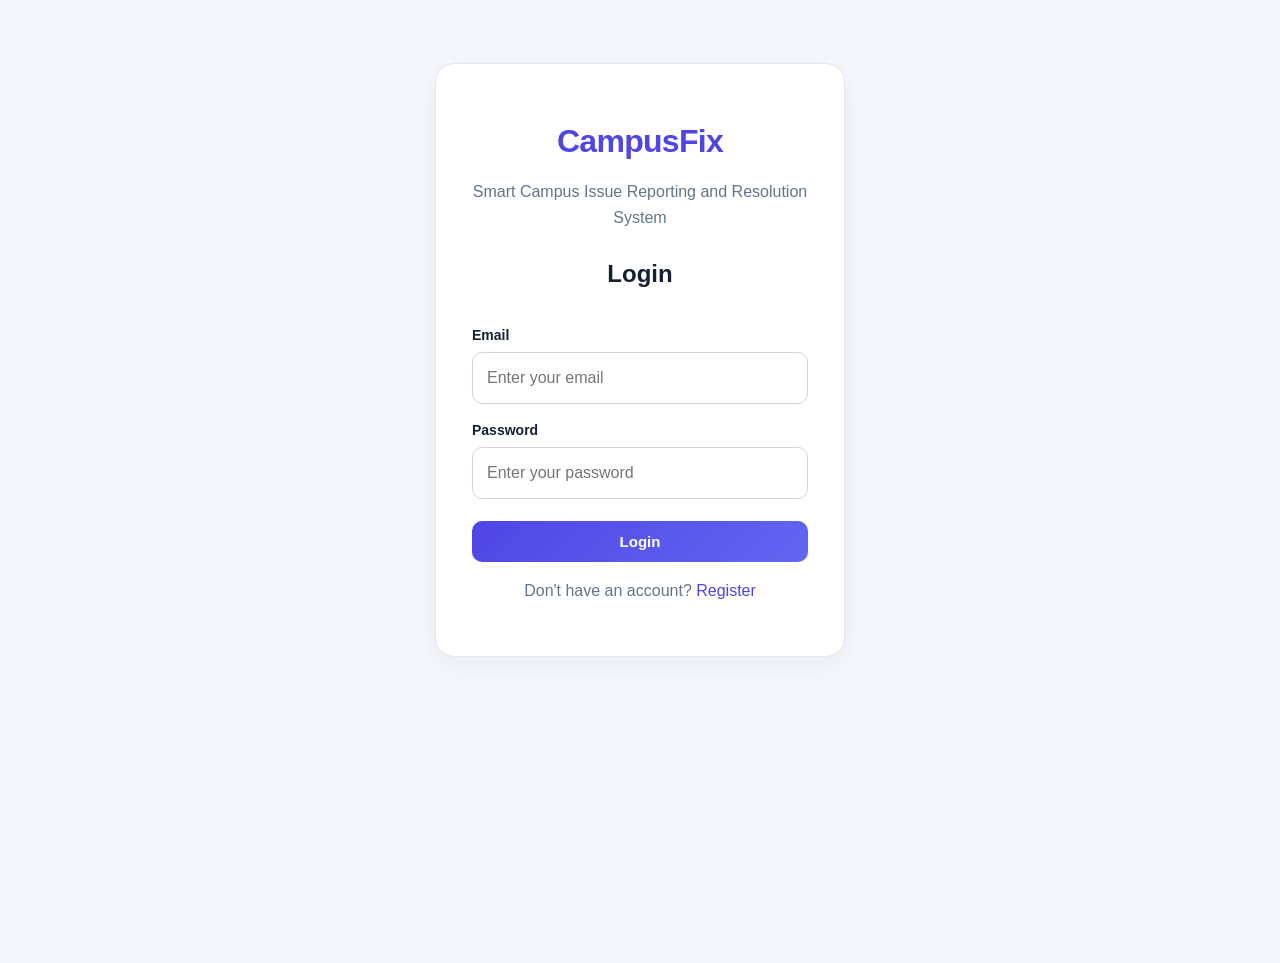
<file: index.html>
<!DOCTYPE html>
<html>
<head>
    <title>CampusFix - Login</title>
    <link rel="stylesheet" href="style.css">
</head>

<body>

<div class="login-container">

    <h1>CampusFix</h1>

    <p>Smart Campus Issue Reporting and Resolution System</p>

    <h2>Login</h2>

    <form
        id="login-form"
        action="/login"
        method="POST"
    >

        <label>Email</label>

        <input
            type="email"
            name="email"
            placeholder="Enter your email"
            required
        >

        <label>Password</label>

        <input
            type="password"
            name="password"
            placeholder="Enter your password"
            required
        >

        <button type="submit">
            Login
        </button>

    </form>

    <p>
        Don't have an account?
        <a href="register.html">
            Register
        </a>
    </p>

</div>

<script>

document.getElementById("login-form").addEventListener("submit", function(event) {

    event.preventDefault();

    const formData = new FormData(this);

    fetch("/login", {
        method: "POST",
        body: formData,
        credentials: "include"
    })
    .then(response => response.text())
    .then(message => {

        if (message === "Staff login successful!") {

            window.location.href = "staff-dashboard.html";

        }
        else if (message === "Student login successful!") {

            window.location.href = "student-dashboard.html";

        }
        else if (message === "Admin login successful!") {

            window.location.href = "admin-dashboard.html";

        }
        else {

            alert(message);

        }

    })
    .catch(error => {

        alert("Unable to connect to CampusFix backend.");

        console.error(error);

    });

});

</script>

</body>
</html>
</file>
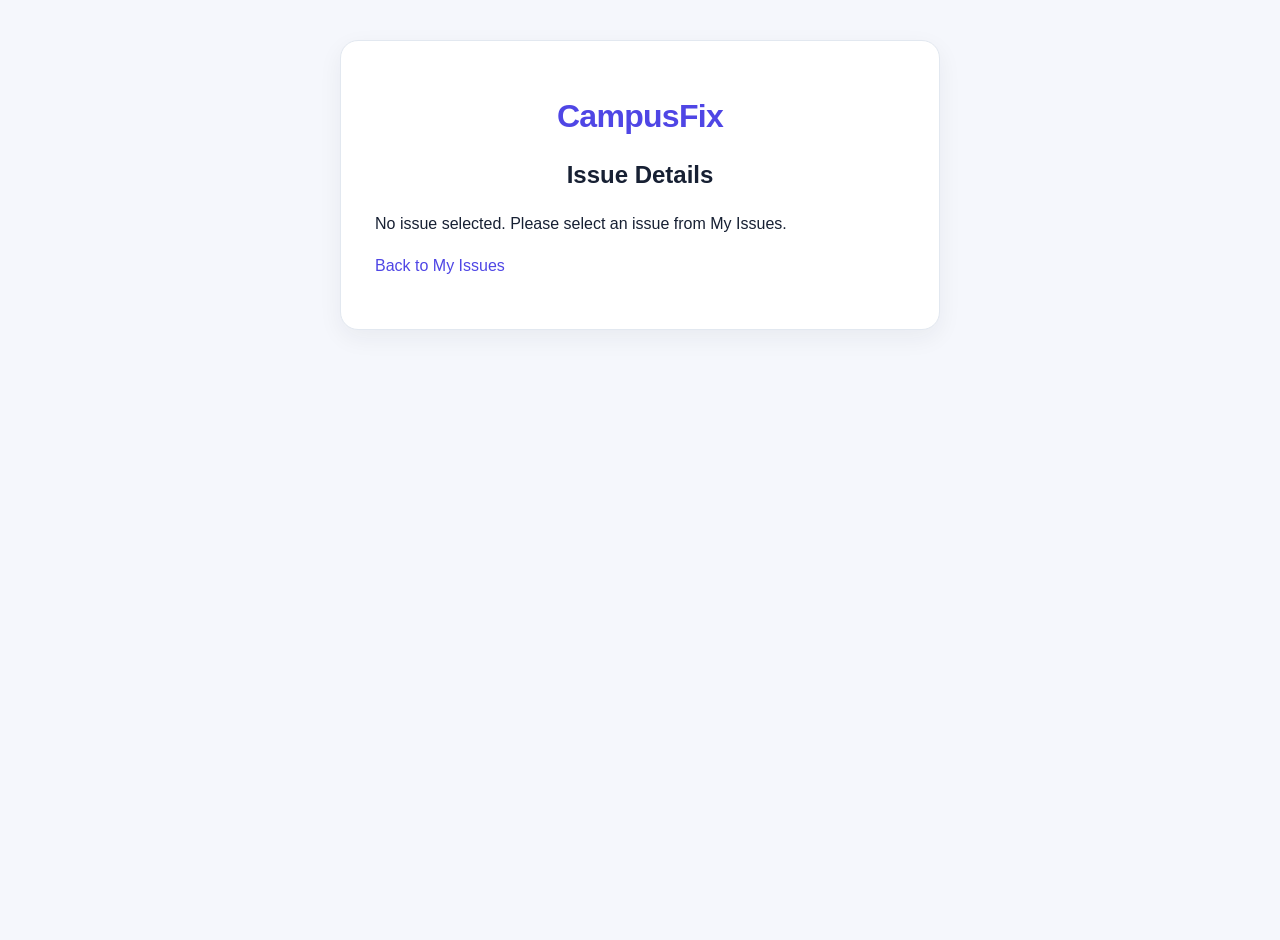
<file: issue-details.html>
<!DOCTYPE html>
<html>
<head>
    <title>CampusFix - Issue Details</title>
    <link rel="stylesheet" href="style.css">
</head>

<body>

<div class="report-container">

    <h1>CampusFix</h1>
    <h2>Issue Details</h2>

    <div id="issue-details">
        <p>Loading issue details...</p>
    </div>

    <p>
        <a href="my-issues.html">Back to My Issues</a>
    </p>

</div>

<script>

const params = new URLSearchParams(window.location.search);
const issueId = params.get("issue");

if (issueId) {

    fetch(`/issue/${encodeURIComponent(issueId)}`, {
        credentials: "include"
    })
    .then(response => {

        if (!response.ok) {
            throw new Error("Unable to load issue details");
        }

        return response.json();

    })
    .then(issue => {

        const container = document.getElementById("issue-details");

        container.innerHTML = `
            <p><strong>Issue Title:</strong> <span id="issue-title"></span></p>
            <p><strong>Category:</strong> <span id="issue-category"></span></p>
            <p><strong>Location:</strong> <span id="issue-location"></span></p>
            <p><strong>Description:</strong> <span id="issue-description"></span></p>
            <p><strong>Priority:</strong> <span id="issue-priority"></span></p>
            <p><strong>Status:</strong> <span id="issue-status"></span></p>
            <p><strong>Reported Date:</strong> <span id="issue-date"></span></p>

            <hr>

            <p><strong>Assigned Staff:</strong> <span id="staff-name"></span></p>
            <p><strong>Staff Email:</strong> <span id="staff-email"></span></p>
            <p><strong>Department:</strong> <span id="staff-department"></span></p>
        `;

        document.getElementById("issue-title").textContent =
            issue.title || "-";

        document.getElementById("issue-category").textContent =
            issue.category || "-";

        document.getElementById("issue-location").textContent =
            issue.location || "-";

        document.getElementById("issue-description").textContent =
            issue.description || "-";

        document.getElementById("issue-priority").textContent =
            issue.priority || "-";

        document.getElementById("issue-status").textContent =
            issue.status || "-";

        document.getElementById("issue-date").textContent =
            issue.reported_date || "-";

        document.getElementById("staff-name").textContent =
            issue.staff_name || "Awaiting Staff Assignment";

        document.getElementById("staff-email").textContent =
            issue.staff_email || "Not assigned yet";

        document.getElementById("staff-department").textContent =
            issue.staff_department || "Not assigned yet";

    })
    .catch(error => {

        document.getElementById("issue-details").innerHTML =
            "<p>Unable to load issue details. Please try again.</p>";

        console.error("Issue details error:", error);

    });

} else {

    document.getElementById("issue-details").innerHTML =
        "<p>No issue selected. Please select an issue from My Issues.</p>";

}

</script>

</body>
</html>
</file>
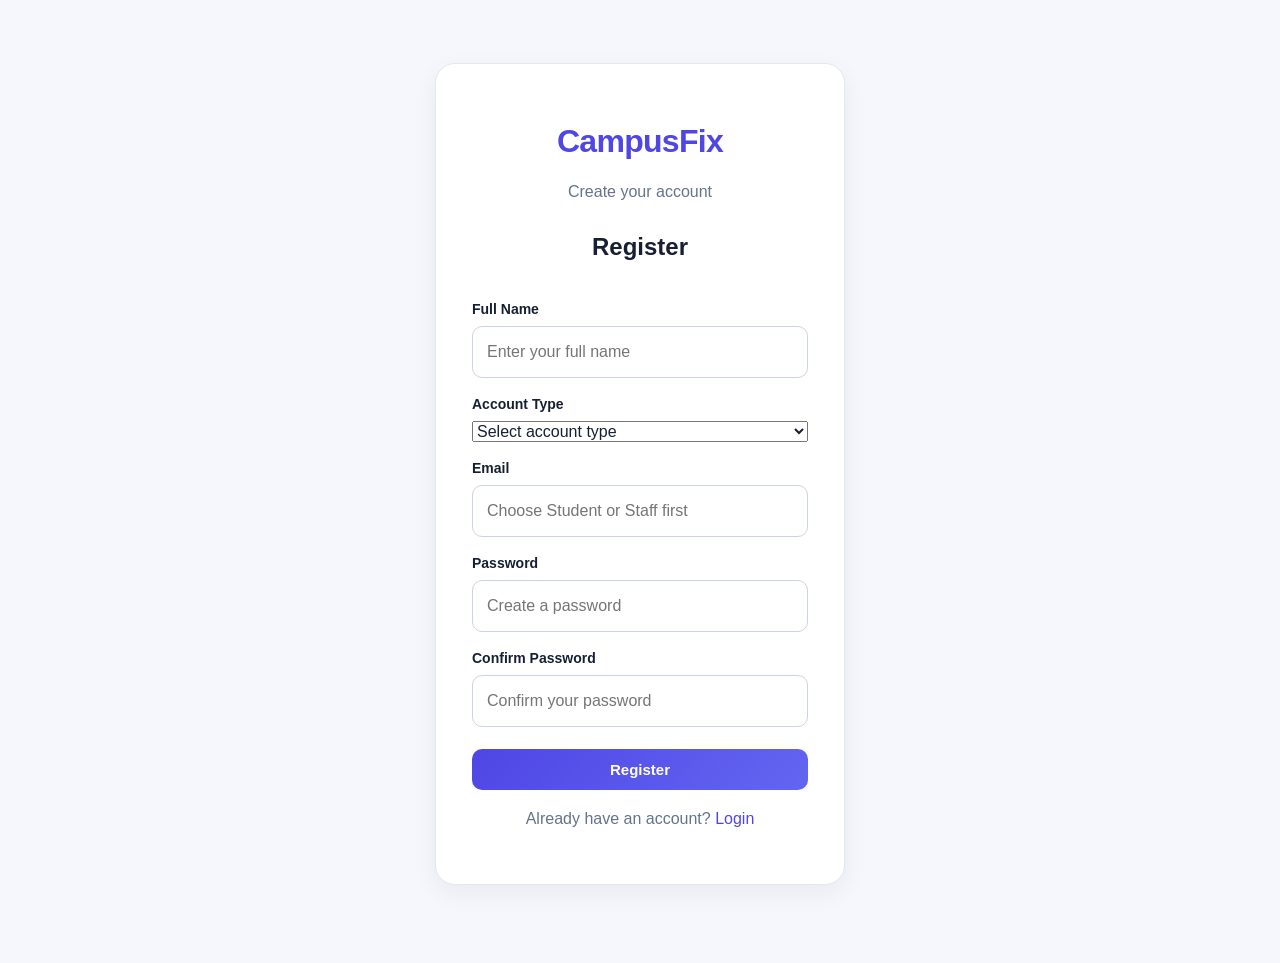
<file: register.html>
<!DOCTYPE html>
<html>
<head>
    <title>CampusFix - Register</title>
    <link rel="stylesheet" href="style.css">
</head>

<body>

<div class="login-container">

    <h1>CampusFix</h1>
    <p>Create your account</p>

    <h2>Register</h2>

    <form action="http://127.0.0.1:5000/register" method="POST">

        <label>Full Name</label>
        <input type="text" name="name" placeholder="Enter your full name" required>

        <label>Account Type</label>
        <select name="role" id="role" required>
            <option value="">Select account type</option>
            <option value="Student">Student</option>
            <option value="Staff">Staff</option>
        </select>

        <div id="department-section" style="display: none;">
            <label>Department</label>
            <select name="department" id="department">
                <option value="">Select your department</option>
                <option value="IT Support">IT Support</option>
                <option value="Electrical">Electrical</option>
                <option value="Maintenance">Maintenance</option>
                <option value="Cleaning">Cleaning</option>
                <option value="Other">Other</option>
            </select>
        </div>

        <label>Email</label>
        <input type="email" name="email" id="email"
               placeholder="Choose Student or Staff first" required>

        <label>Password</label>
        <input type="password" name="password"
               placeholder="Create a password" required>

        <label>Confirm Password</label>
        <input type="password" name="confirm_password"
               placeholder="Confirm your password" required>

        <button type="submit">Register</button>

    </form>

    <p>
        Already have an account?
        <a href="index.html">Login</a>
    </p>

</div>

<script>
    const roleSelect = document.getElementById("role");
    const departmentSection = document.getElementById("department-section");
    const departmentSelect = document.getElementById("department");
    const emailInput = document.getElementById("email");

    roleSelect.addEventListener("change", function () {
        if (this.value === "Staff") {
            departmentSection.style.display = "block";
            departmentSelect.required = true;
            emailInput.placeholder = "e.g. anustaff@campusfix.com";
        } else {
            departmentSection.style.display = "none";
            departmentSelect.required = false;
            departmentSelect.value = "";
            emailInput.placeholder = "e.g. anustudent@campusfix.com";
        }
    });
</script>

</body>
</html>
</file>
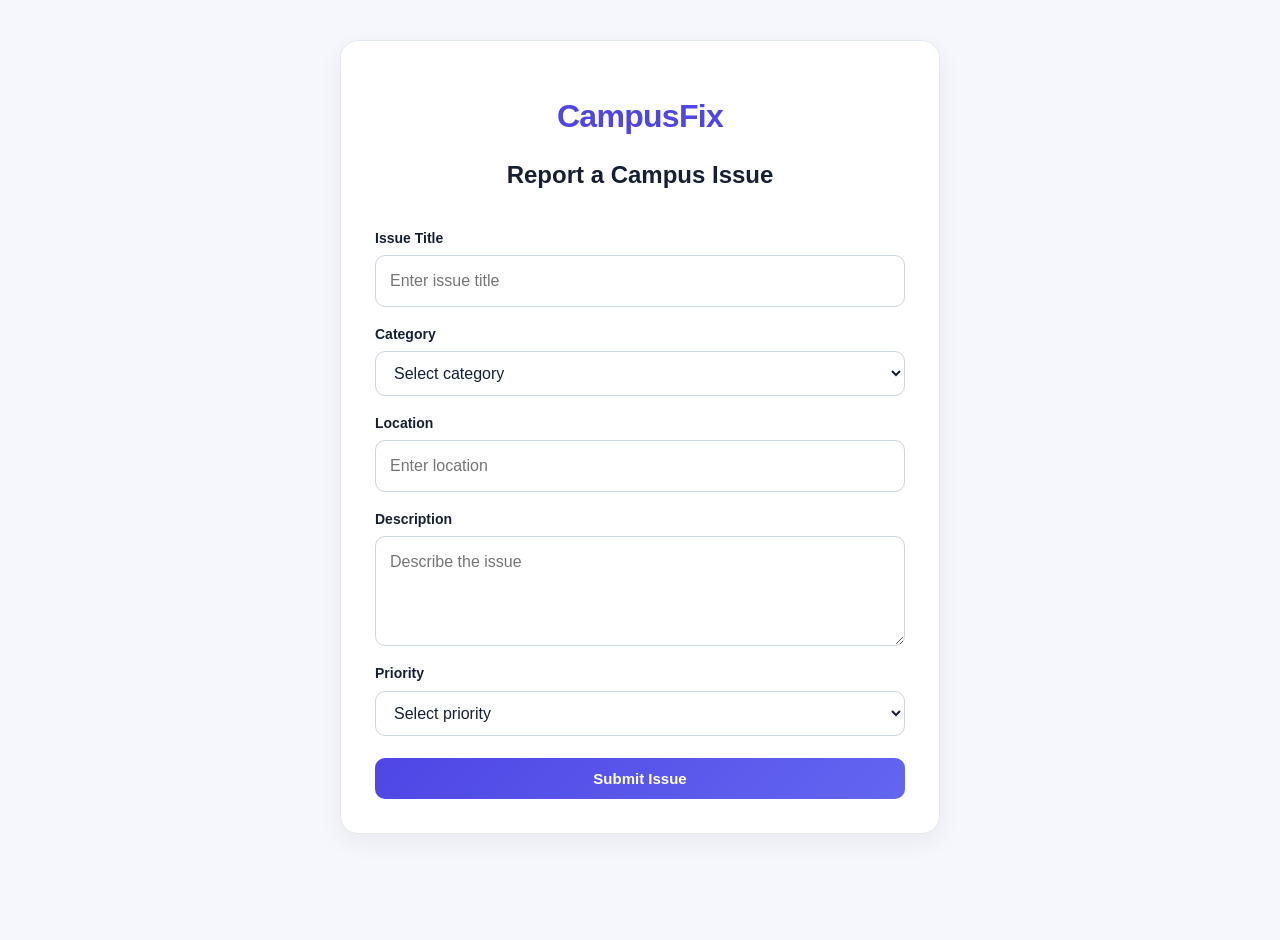
<file: report-issue.html>
<!DOCTYPE html>
<html>
<head>
    <title>CampusFix - Report Issue</title>
    <link rel="stylesheet" href="style.css">
</head>

<body>

<div class="report-container">

    <h1>CampusFix</h1>
    <h2>Report a Campus Issue</h2>

    <form action="/report-issue" method="POST">

        <label>Issue Title</label>
        <input
            type="text"
            name="title"
            placeholder="Enter issue title"
            required
        >

        <label>Category</label>
        <select name="category" required>
            <option value="">Select category</option>
            <option value="Wi-Fi">Wi-Fi</option>
            <option value="Electrical">Electrical</option>
            <option value="Water">Water</option>
            <option value="Cleanliness">Cleanliness</option>
            <option value="Furniture">Furniture</option>
            <option value="Equipment">Equipment</option>
            <option value="Other">Other</option>
        </select>

        <label>Location</label>
        <input
            type="text"
            name="location"
            placeholder="Enter location"
            required
        >

        <label>Description</label>
        <textarea
            name="description"
            placeholder="Describe the issue"
            required
        ></textarea>

        <label>Priority</label>
        <select name="priority" required>
            <option value="">Select priority</option>
            <option value="Low">Low</option>
            <option value="Medium">Medium</option>
            <option value="High">High</option>
        </select>

        <button type="submit">Submit Issue</button>

    </form>

</div>

</body>
</html>
</file>
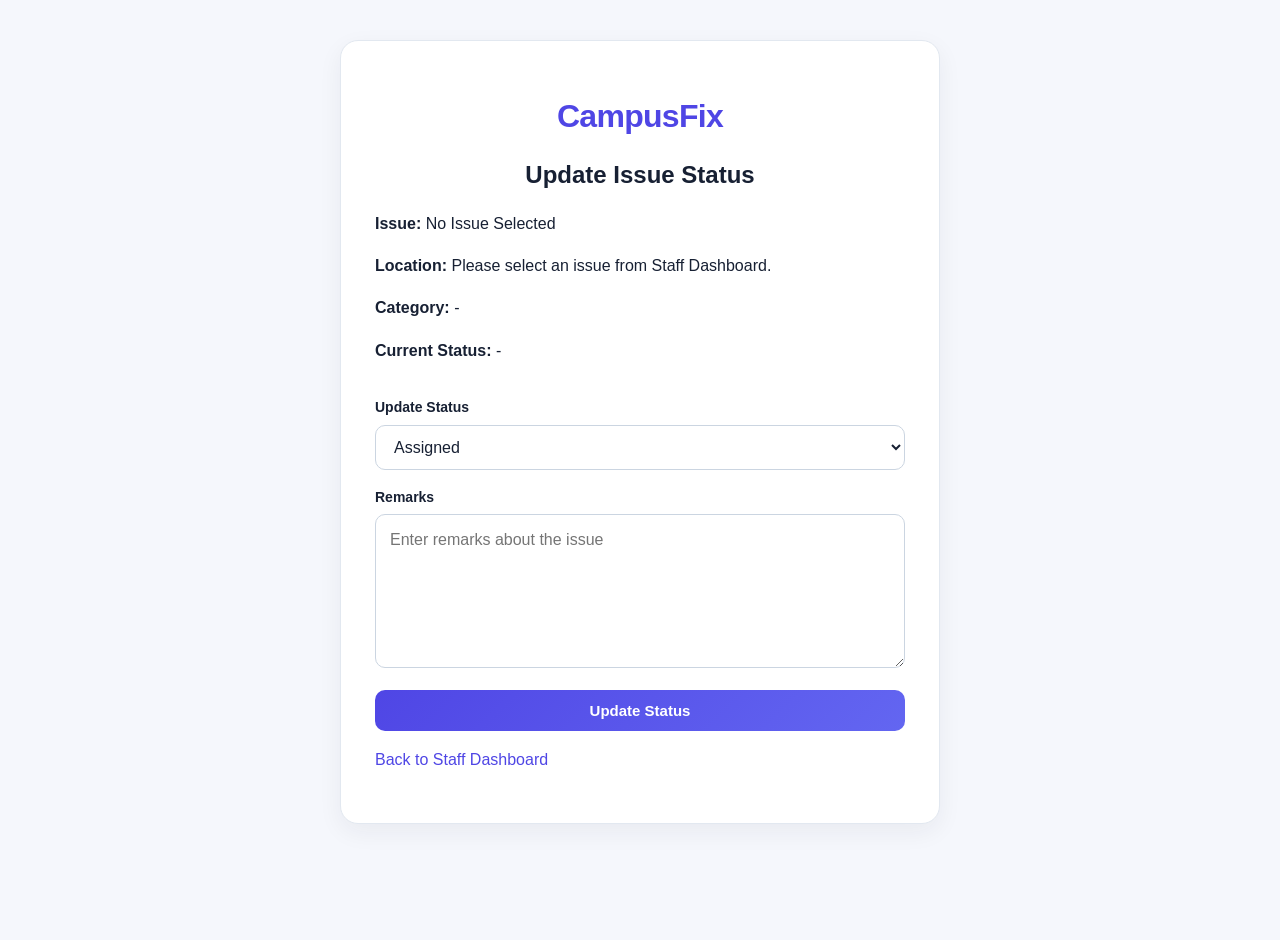
<file: update-status.html>
<!DOCTYPE html>
<html>
<head>
    <title>CampusFix - Update Status</title>
    <link rel="stylesheet" href="style.css">
</head>

<body>

<div class="report-container">

    <h1>CampusFix</h1>
    <h2>Update Issue Status</h2>

    <div id="issue-information">
        <p>
            <strong>Issue:</strong>
            <span id="issue-title">Loading...</span>
        </p>

        <p>
            <strong>Location:</strong>
            <span id="issue-location">Loading...</span>
        </p>

        <p>
            <strong>Category:</strong>
            <span id="issue-category">Loading...</span>
        </p>

        <p>
            <strong>Current Status:</strong>
            <span id="current-status">Loading...</span>
        </p>
    </div>

    <form id="status-form" action="/update-status" method="POST">

        <input type="hidden" name="issue_id" id="issue-id">

        <label for="status">Update Status</label>

        <select name="status" id="status" required>
            <option value="Assigned">Assigned</option>
            <option value="In Progress">In Progress</option>
            <option value="Resolved">Resolved</option>
        </select>

        <label for="remarks">Remarks</label>

        <textarea
            name="remarks"
            id="remarks"
            rows="5"
            placeholder="Enter remarks about the issue"
        ></textarea>

        <button type="submit">Update Status</button>

    </form>

    <p>
        <a href="staff-dashboard.html">Back to Staff Dashboard</a>
    </p>

</div>

<script>
const params = new URLSearchParams(window.location.search);
const issueId = params.get("issue");

const titleElement = document.getElementById("issue-title");
const locationElement = document.getElementById("issue-location");
const categoryElement = document.getElementById("issue-category");
const currentStatusElement = document.getElementById("current-status");
const issueIdInput = document.getElementById("issue-id");
const statusDropdown = document.getElementById("status");

if (issueId) {
    issueIdInput.value = issueId;

    fetch("/staff-issues", { credentials: "same-origin" })
        .then(response => {
            if (!response.ok) {
                throw new Error("Server returned HTTP " + response.status);
            }
            return response.json();
        })
        .then(data => {
            if (!Array.isArray(data.issues)) {
                throw new Error("Issue list is missing from server response.");
            }

            const issue = data.issues.find(
                item => String(item.id) === String(issueId)
            );

            if (!issue) {
                titleElement.textContent = "Issue not found";
                locationElement.textContent = "-";
                categoryElement.textContent = "-";
                currentStatusElement.textContent = "-";
                return;
            }

            titleElement.textContent = issue.title || "-";
            locationElement.textContent = issue.location || "-";
            categoryElement.textContent = issue.category || "-";
            currentStatusElement.textContent = issue.status || "-";

            const currentStatus = issue.status || "Assigned";

            if ([...statusDropdown.options].some(
                option => option.value === currentStatus
            )) {
                statusDropdown.value = currentStatus;
            }
        })
        .catch(error => {
            titleElement.textContent = "Failed to load issue";
            locationElement.textContent = "-";
            categoryElement.textContent = "-";
            currentStatusElement.textContent = "-";

            console.error("CampusFix issue-loading error:", error);
        });

} else {
    titleElement.textContent = "No Issue Selected";
    locationElement.textContent =
        "Please select an issue from Staff Dashboard.";
    categoryElement.textContent = "-";
    currentStatusElement.textContent = "-";
}
</script>

</body>
</html>
</file>
<file: style.css>
/* =====================================
   CAMPUSFIX — MODERN UI THEME
   ===================================== */

:root {
    --primary: #4f46e5;
    --primary-dark: #3730a3;
    --primary-light: #eef2ff;
    --background: #f5f7fc;
    --surface: #ffffff;
    --text: #172033;
    --muted: #64748b;
    --border: #e2e8f0;
    --success-bg: #dcfce7;
    --success-text: #166534;
    --shadow: 0 8px 24px rgba(31, 41, 55, 0.06);
    --shadow-hover: 0 14px 32px rgba(31, 41, 55, 0.12);
}

* {
    box-sizing: border-box;
}

html {
    scroll-behavior: smooth;
}

body {
    font-family: "Segoe UI", Arial, sans-serif;
    background: var(--background);
    color: var(--text);
    margin: 0;
    min-height: 100vh;
    line-height: 1.6;
}

/* Headings and text */

h1, h2, h3, h4 {
    color: var(--text);
    line-height: 1.3;
}

h1 {
    letter-spacing: -0.7px;
}

p {
    line-height: 1.65;
}

a {
    color: var(--primary);
    text-decoration: none;
    transition: color 0.2s ease;
}

a:hover {
    color: var(--primary-dark);
}

/* Login and registration */

.login-container {
    background: var(--surface);
    width: calc(100% - 32px);
    max-width: 410px;
    margin: 7vh auto;
    padding: 36px;
    border: 1px solid var(--border);
    border-radius: 20px;
    text-align: center;
    box-shadow: var(--shadow);
    animation: fadeIn 0.45s ease;
}

.login-container h1 {
    margin-bottom: 6px;
    color: var(--primary);
    font-size: 32px;
}

.login-container p {
    color: var(--muted);
}

.login-container h2 {
    margin-top: 26px;
}

.login-container form {
    display: flex;
    flex-direction: column;
    text-align: left;
}

.login-container label {
    margin-top: 15px;
    margin-bottom: 6px;
    font-weight: 600;
    font-size: 14px;
}

/* Inputs */

input,
select,
textarea {
    font: inherit;
    color: var(--text);
}

.login-container input,
.report-container input,
.report-container select,
.report-container textarea {
    width: 100%;
    padding: 12px 14px;
    border: 1px solid #cbd5e1;
    border-radius: 10px;
    background: #fff;
    outline: none;
    transition: border-color 0.2s ease, box-shadow 0.2s ease;
}

input:focus,
select:focus,
textarea:focus {
    border-color: var(--primary);
    box-shadow: 0 0 0 3px rgba(79, 70, 229, 0.12);
}

.report-container textarea {
    min-height: 110px;
    resize: vertical;
}

/* Buttons */

button,
.report-button {
    display: inline-flex;
    align-items: center;
    justify-content: center;
    gap: 8px;
    padding: 12px 20px;
    background: linear-gradient(135deg, var(--primary), #6366f1);
    color: #fff;
    border: none;
    border-radius: 10px;
    font-family: inherit;
    font-size: 15px;
    font-weight: 600;
    cursor: pointer;
    text-align: center;
    text-decoration: none;
    transition: transform 0.2s ease, box-shadow 0.2s ease,
                background 0.2s ease;
}

.login-container button,
.report-container button {
    margin-top: 22px;
    width: 100%;
}

button:hover,
.report-button:hover {
    color: #fff;
    background: linear-gradient(135deg, var(--primary-dark), var(--primary));
    transform: translateY(-2px);
    box-shadow: 0 7px 16px rgba(79, 70, 229, 0.22);
}

button:active,
.report-button:active {
    transform: translateY(0);
}

/* Main dashboard layout */

.dashboard,
.dashboard-container {
    width: calc(100% - 36px);
    max-width: 1120px;
    margin: 38px auto;
}

.dashboard header,
.dashboard-container > h1,
.dashboard-container > h2 {
    margin-bottom: 26px;
}

.dashboard header {
    text-align: center;
}

.dashboard header h1,
.dashboard-container > h1 {
    color: var(--primary);
    margin-bottom: 4px;
    font-size: 34px;
}

.dashboard header p {
    color: var(--muted);
    margin-top: 4px;
}

.dashboard main {
    background: var(--surface);
    padding: 32px;
    border: 1px solid var(--border);
    border-radius: 18px;
    box-shadow: var(--shadow);
}

.dashboard main > h2 {
    margin-top: 0;
    margin-bottom: 22px;
}

.dashboard main > h3 {
    margin-top: 30px;
}

/* Report issue button spacing */

.dashboard main > .report-button {
    margin: 8px 0;
}

/* Issue cards */

.issue-card {
    background: var(--surface);
    border: 1px solid var(--border);
    padding: 22px;
    margin-top: 18px;
    border-radius: 15px;
    box-shadow: 0 3px 10px rgba(31, 41, 55, 0.035);
    transition: transform 0.22s ease, box-shadow 0.22s ease,
                border-color 0.22s ease;
    overflow-wrap: anywhere;
}

.issue-card:hover {
    transform: translateY(-3px);
    box-shadow: var(--shadow-hover);
    border-color: #c7d2fe;
}

.issue-card h3,
.issue-card h4 {
    margin: 0 0 12px;
    font-size: 19px;
}

.issue-card p {
    margin: 8px 0;
    color: var(--muted);
}

.issue-card p strong {
    color: var(--text);
}

/* Status badge when displayed directly inside a card */

.issue-card > span {
    display: inline-block;
    margin-top: 10px;
    padding: 5px 12px;
    border-radius: 999px;
    background: var(--primary-light);
    color: var(--primary-dark);
    font-size: 13px;
    font-weight: 700;
}

/* Report and details forms */

.report-container {
    background: var(--surface);
    width: calc(100% - 32px);
    max-width: 600px;
    margin: 40px auto;
    padding: 34px;
    border: 1px solid var(--border);
    border-radius: 18px;
    box-shadow: var(--shadow);
    animation: fadeIn 0.4s ease;
}

.report-container h1 {
    color: var(--primary);
}

.report-container h1,
.report-container h2 {
    text-align: center;
}

.report-container form {
    display: flex;
    flex-direction: column;
}

.report-container label {
    margin-top: 16px;
    margin-bottom: 6px;
    font-weight: 600;
    font-size: 14px;
}

.report-container > p {
    color: var(--muted);
}

/* Admin overview cards */

.admin-stats {
    display: grid;
    grid-template-columns: repeat(4, minmax(0, 1fr));
    gap: 18px;
    margin: 24px 0 34px;
}

.admin-stat-card {
    min-width: 0;
    background: linear-gradient(145deg, #f8faff, #eef2ff);
    padding: 22px 16px;
    border: 1px solid #e0e7ff;
    border-radius: 15px;
    text-align: center;
    transition: transform 0.2s ease, box-shadow 0.2s ease;
}

.admin-stat-card:hover {
    transform: translateY(-3px);
    box-shadow: var(--shadow);
}

.admin-stat-card h4 {
    margin: 0 0 12px;
    color: var(--muted);
    font-size: 14px;
    font-weight: 600;
}

.admin-stat-card p {
    color: var(--primary);
    font-size: 30px;
    font-weight: 750;
    margin: 0;
}

/* Staff dashboard */

.dashboard-container {
    background: var(--surface);
    padding: 30px;
    border: 1px solid var(--border);
    border-radius: 18px;
    box-shadow: var(--shadow);
}

.dashboard-container > h1 {
    color: var(--primary);
}

/* Tables and horizontal separators */

hr {
    border: 0;
    border-top: 1px solid var(--border);
    margin: 20px 0;
}

/* Keyboard accessibility */

a:focus-visible,
button:focus-visible {
    outline: 3px solid rgba(79, 70, 229, 0.35);
    outline-offset: 3px;
}

/* Small entrance animation */

@keyframes fadeIn {
    from {
        opacity: 0;
        transform: translateY(8px);
    }
    to {
        opacity: 1;
        transform: translateY(0);
    }
}

/* Respect reduced-motion preferences */

@media (prefers-reduced-motion: reduce) {
    *,
    *::before,
    *::after {
        scroll-behavior: auto !important;
        animation-duration: 0.01ms !important;
        transition-duration: 0.01ms !important;
    }
}

/* Tablet layout */

@media (max-width: 850px) {
    .admin-stats {
        grid-template-columns: repeat(2, minmax(0, 1fr));
    }

    .dashboard main {
        padding: 24px;
    }
}

/* Mobile layout */

@media (max-width: 520px) {
    .dashboard,
    .dashboard-container {
        width: calc(100% - 22px);
        margin: 18px auto;
    }

    .dashboard main,
    .dashboard-container,
    .report-container,
    .login-container {
        padding: 20px;
        border-radius: 14px;
    }

    .dashboard header h1,
    .dashboard-container > h1 {
        font-size: 28px;
    }

    .admin-stats {
        grid-template-columns: 1fr 1fr;
        gap: 10px;
    }

    .admin-stat-card {
        padding: 16px 10px;
    }

    .admin-stat-card p {
        font-size: 25px;
    }

    .report-button {
        max-width: 100%;
        padding: 11px 15px;
    }

    .issue-card {
        padding: 17px;
    }
}
</file>
